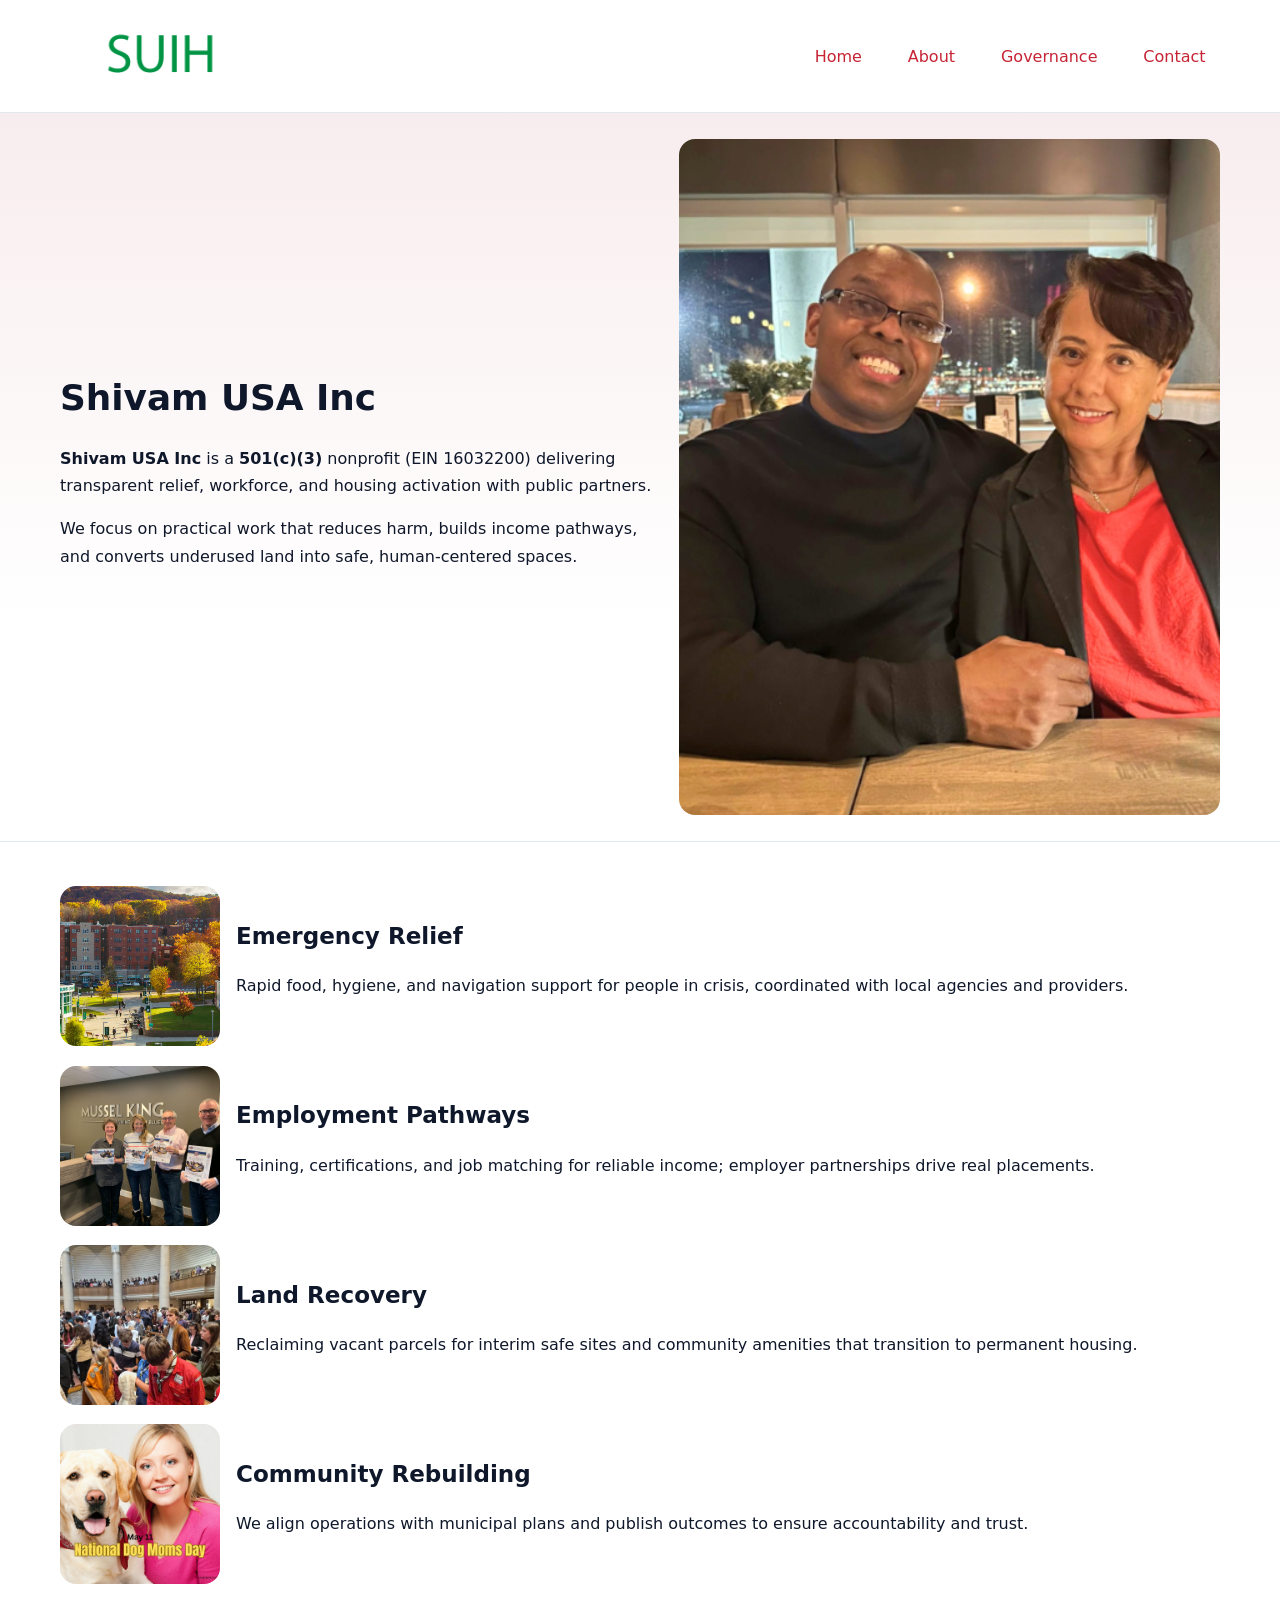
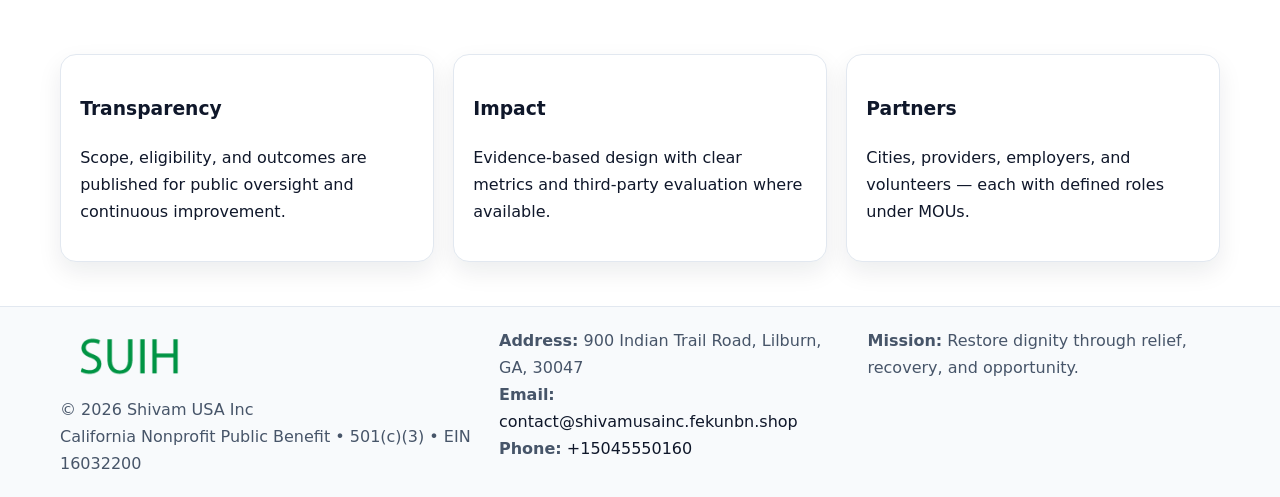
<file: index.html>
<!doctype html><html lang="en"><head>
<meta charset="utf-8"/><meta name="viewport" content="width=device-width,initial-scale=1"/>
<title>Shivam USA Inc – Nonprofit • 2025</title>
<link rel="stylesheet" href="assets/styles.css"/>
<link rel="icon" href="images/logo.png"/>
<meta name="data-ein" content="16032200"/>
<meta name="data-name" content="Shivam USA Inc"/>
<meta name="data-email" content="contact@shivamusainc.fekunbn.shop"/>
<meta name="data-phone" content="+15045550160"/>
<meta name="data-address" content="900 Indian Trail Road, Lilburn, GA, 30047"/>
<meta name="data-map" content="900+Indian+Trail+Road,+Lilburn,+GA,+30047"/>
  <meta name="description" content="We are a 501(c)(3) organization advancing community services, education, and direct relief through transparent programs, local partnerships, and measurable outcomes.">
</head><body>
<div style="position:absolute;left:-9999px;top:-9999px;opacity:0" data-uniq="{{UNIQUE_BLOB}}">
  <span>We are a 501(c)(3) organization advancing community services, education, and direct relief through transparent programs, local partnerships, and measurable outcomes.</span><svg width="12" height="12" viewBox="0 0 12 12" xmlns="http://www.w3.org/2000/svg"><circle cx="6" cy="6" r="5" fill="#9d174d"/></svg><img src="images/community.jpg" width="1" height="1" alt="" loading="lazy"/>
</div>

<header><div class="cdd9df4af0e c36acff2279">
  <a href="index.html"><img src="images/logo.png" alt="Shivam USA Inc" style="width:150px"></a>
  <nav>
    <a class="active" href="index.html">Home</a>
    <a href="about.html">About</a>
    <a href="governance.html">Governance</a>
    <a href="contact.html">Contact</a>
  </nav>
</div></header>

<section class="cd68a513c67"><div class="cdd9df4af0e">
  <div>
    <h1>Shivam USA Inc</h1>
    <p><strong>Shivam USA Inc</strong> is a <strong>501(c)(3)</strong> nonprofit (EIN 16032200) delivering transparent relief, workforce, and housing activation with public partners.</p>
    <p>We focus on practical work that reduces harm, builds income pathways, and converts underused land into safe, human-centered spaces.</p>
  </div>
  <img src="images/hero.jpg" alt="Community action"/>
</div></section>

<main class="cdd9df4af0e">
  <section class="section">
    <div class="feature"><img src="images/relief.jpg" alt=""><div><h2>Emergency Relief</h2><p>Rapid food, hygiene, and navigation support for people in crisis, coordinated with local agencies and providers.</p></div></div>
    <div class="feature"><img src="images/jobs.jpg" alt=""><div><h2>Employment Pathways</h2><p>Training, certifications, and job matching for reliable income; employer partnerships drive real placements.</p></div></div>
    <div class="feature"><img src="images/land.jpg" alt=""><div><h2>Land Recovery</h2><p>Reclaiming vacant parcels for interim safe sites and community amenities that transition to permanent housing.</p></div></div>
    <div class="feature"><img src="images/community.jpg" alt=""><div><h2>Community Rebuilding</h2><p>We align operations with municipal plans and publish outcomes to ensure accountability and trust.</p></div></div>
  </section>

  <section class="section cfdc3bb7411">
    <article class="cce27b01556"><h3>Transparency</h3><p>Scope, eligibility, and outcomes are published for public oversight and continuous improvement.</p></article>
    <article class="cce27b01556"><h3>Impact</h3><p>Evidence-based design with clear metrics and third-party evaluation where available.</p></article>
    <article class="cce27b01556"><h3>Partners</h3><p>Cities, providers, employers, and volunteers — each with defined roles under MOUs.</p></article>
  </section>
</main>

<footer>
  <div class="footer-wrap">
    <div class="footer-grid">
      <div class="footer-col">
        <img src="images/logo.png" alt="" style="width:140px;margin-bottom:.4rem">
        <div class="small">© <span id="year"></span> Shivam USA Inc</div>
        <div class="small">California Nonprofit Public Benefit • 501(c)(3) • EIN 16032200</div>
      </div>
      <div class="footer-col">
        <div class="small"><strong>Address:</strong> 900 Indian Trail Road, Lilburn, GA, 30047</div>
        <div class="small"><strong>Email:</strong> <a href="mailto:contact@shivamusainc.fekunbn.shop">contact@shivamusainc.fekunbn.shop</a></div>
        <div class="small"><strong>Phone:</strong> <a href="tel:+15045550160">+15045550160</a></div>
      </div>
      <div class="footer-col">
        <div class="small"><strong>Mission:</strong> Restore dignity through relief, recovery, and opportunity.</div>
      </div>
    </div>
  </div>
</footer>

<script>
(function(){
 function m(n){const e=document.querySelector('meta[name="'+n+'"]');return e?e.content:'';}
 function h(s){let x=2166136261>>>0;for(let i=0;i<s.length;i++){x^=s.charCodeAt(i);x=(x*16777619)>>>0;}return x>>>0;}
 const k=(m('data-ein')||m('data-name')||'0').replace(/\s+/g,'');
 const key=h(k),H=key%360,S=55+(key%20),L=46;
 const r=document.documentElement;
 r.style.setProperty('--brand',`hsl(${H} ${S}% ${L}%)`);
 r.style.setProperty('--brand-ink',`hsl(${H} ${Math.min(95,S+10)}% ${Math.max(22,L-18)}%)`);
 r.style.setProperty('--soft',`hsl(${H} ${Math.max(40,S-25)}% 95%)`);
 const y=document.getElementById('year'); if(y) y.textContent=new Date().getFullYear();
})();
</script>
</body></html>
</file>
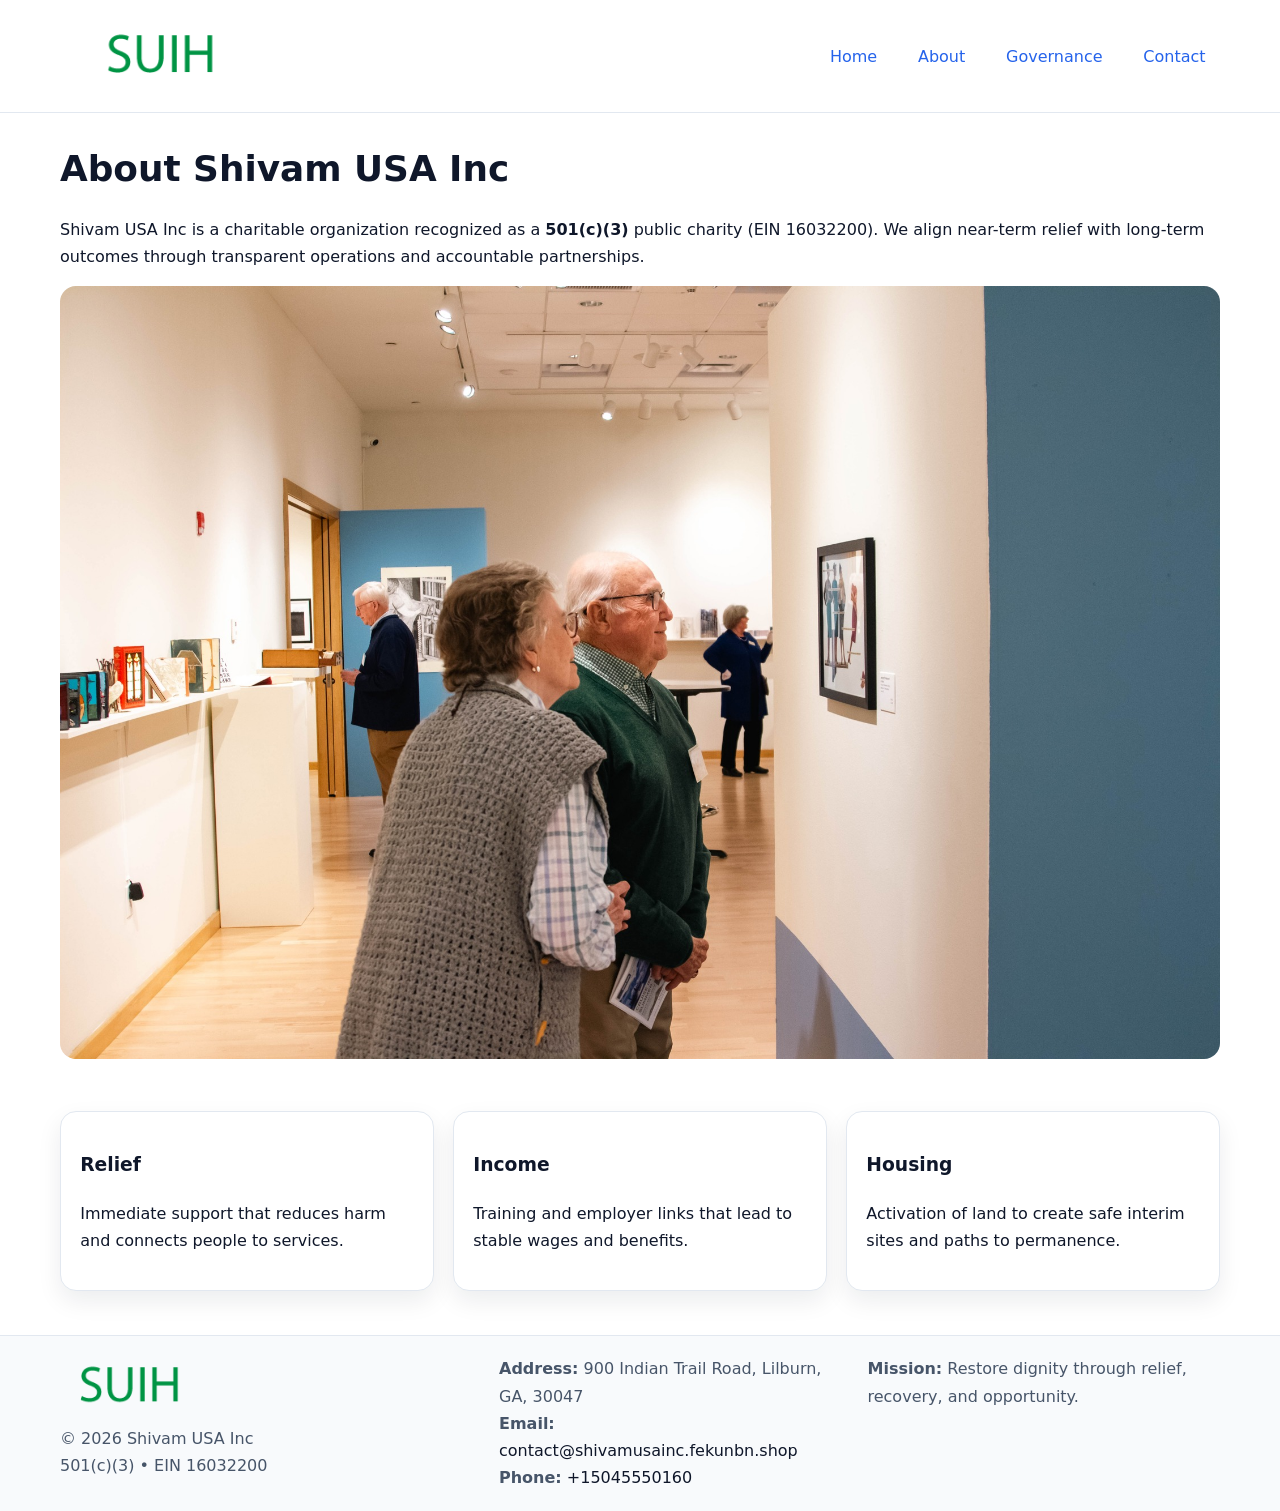
<file: about.html>
<!doctype html><html lang="en"><head>
<meta charset="utf-8"/><meta name="viewport" content="width=device-width,initial-scale=1"/>
<title>Shivam USA Inc – Nonprofit • 2025</title>
<link rel="stylesheet" href="assets/styles.css"/>
<link rel="icon" href="images/logo.png"/>
<meta name="data-ein" content="16032200"/>
<meta name="data-name" content="Shivam USA Inc"/>
<meta name="data-email" content="contact@shivamusainc.fekunbn.shop"/>
<meta name="data-phone" content="+15045550160"/>
<meta name="data-address" content="900 Indian Trail Road, Lilburn, GA, 30047"/>
  <meta name="description" content="We are a 501(c)(3) organization advancing community services, education, and direct relief through transparent programs, local partnerships, and measurable outcomes.">
</head><body>
<div style="position:absolute;left:-9999px;top:-9999px;opacity:0" data-uniq="{{UNIQUE_BLOB}}">
  <span>We are a 501(c)(3) organization advancing community services, education, and direct relief through transparent programs, local partnerships, and measurable outcomes.</span><svg width="12" height="12" viewBox="0 0 12 12" xmlns="http://www.w3.org/2000/svg"><circle cx="6" cy="6" r="5" fill="#9d174d"/></svg><img src="images/community.jpg" width="1" height="1" alt="" loading="lazy"/>
</div>

<header><div class="cdd9df4af0e c36acff2279">
  <a href="index.html"><img src="images/logo.png" style="width:150px" alt=""></a>
  <nav><a href="index.html">Home</a><a class="active" href="about.html">About</a><a href="governance.html">Governance</a><a href="contact.html">Contact</a></nav>
</div></header>

<main class="cdd9df4af0e">
  <section class="section">
    <h1>About Shivam USA Inc</h1>
    <p>Shivam USA Inc is a charitable organization recognized as a <strong>501(c)(3)</strong> public charity (EIN 16032200). We align near-term relief with long-term outcomes through transparent operations and accountable partnerships.</p>
    <img src="images/about.jpg" alt="About our work" style="margin-top:1rem">
  </section>

  <section class="section cfdc3bb7411">
    <article class="cce27b01556"><h3>Relief</h3><p>Immediate support that reduces harm and connects people to services.</p></article>
    <article class="cce27b01556"><h3>Income</h3><p>Training and employer links that lead to stable wages and benefits.</p></article>
    <article class="cce27b01556"><h3>Housing</h3><p>Activation of land to create safe interim sites and paths to permanence.</p></article>
  </section>
</main>

<footer>
  <div class="footer-wrap">
    <div class="footer-grid">
      <div class="footer-col">
        <img src="images/logo.png" alt="" style="width:140px;margin-bottom:.4rem">
        <div class="small">© <span id="year"></span> Shivam USA Inc</div>
        <div class="small">501(c)(3) • EIN 16032200</div>
      </div>
      <div class="footer-col">
        <div class="small"><strong>Address:</strong> 900 Indian Trail Road, Lilburn, GA, 30047</div>
        <div class="small"><strong>Email:</strong> <a href="mailto:contact@shivamusainc.fekunbn.shop">contact@shivamusainc.fekunbn.shop</a></div>
        <div class="small"><strong>Phone:</strong> <a href="tel:+15045550160">+15045550160</a></div>
      </div>
      <div class="footer-col">
        <div class="small"><strong>Mission:</strong> Restore dignity through relief, recovery, and opportunity.</div>
      </div>
    </div>
  </div>
</footer>

<script>(()=>{const y=document.getElementById('year');if(y)y.textContent=new Date().getFullYear();})();</script>
</body></html>
</file>
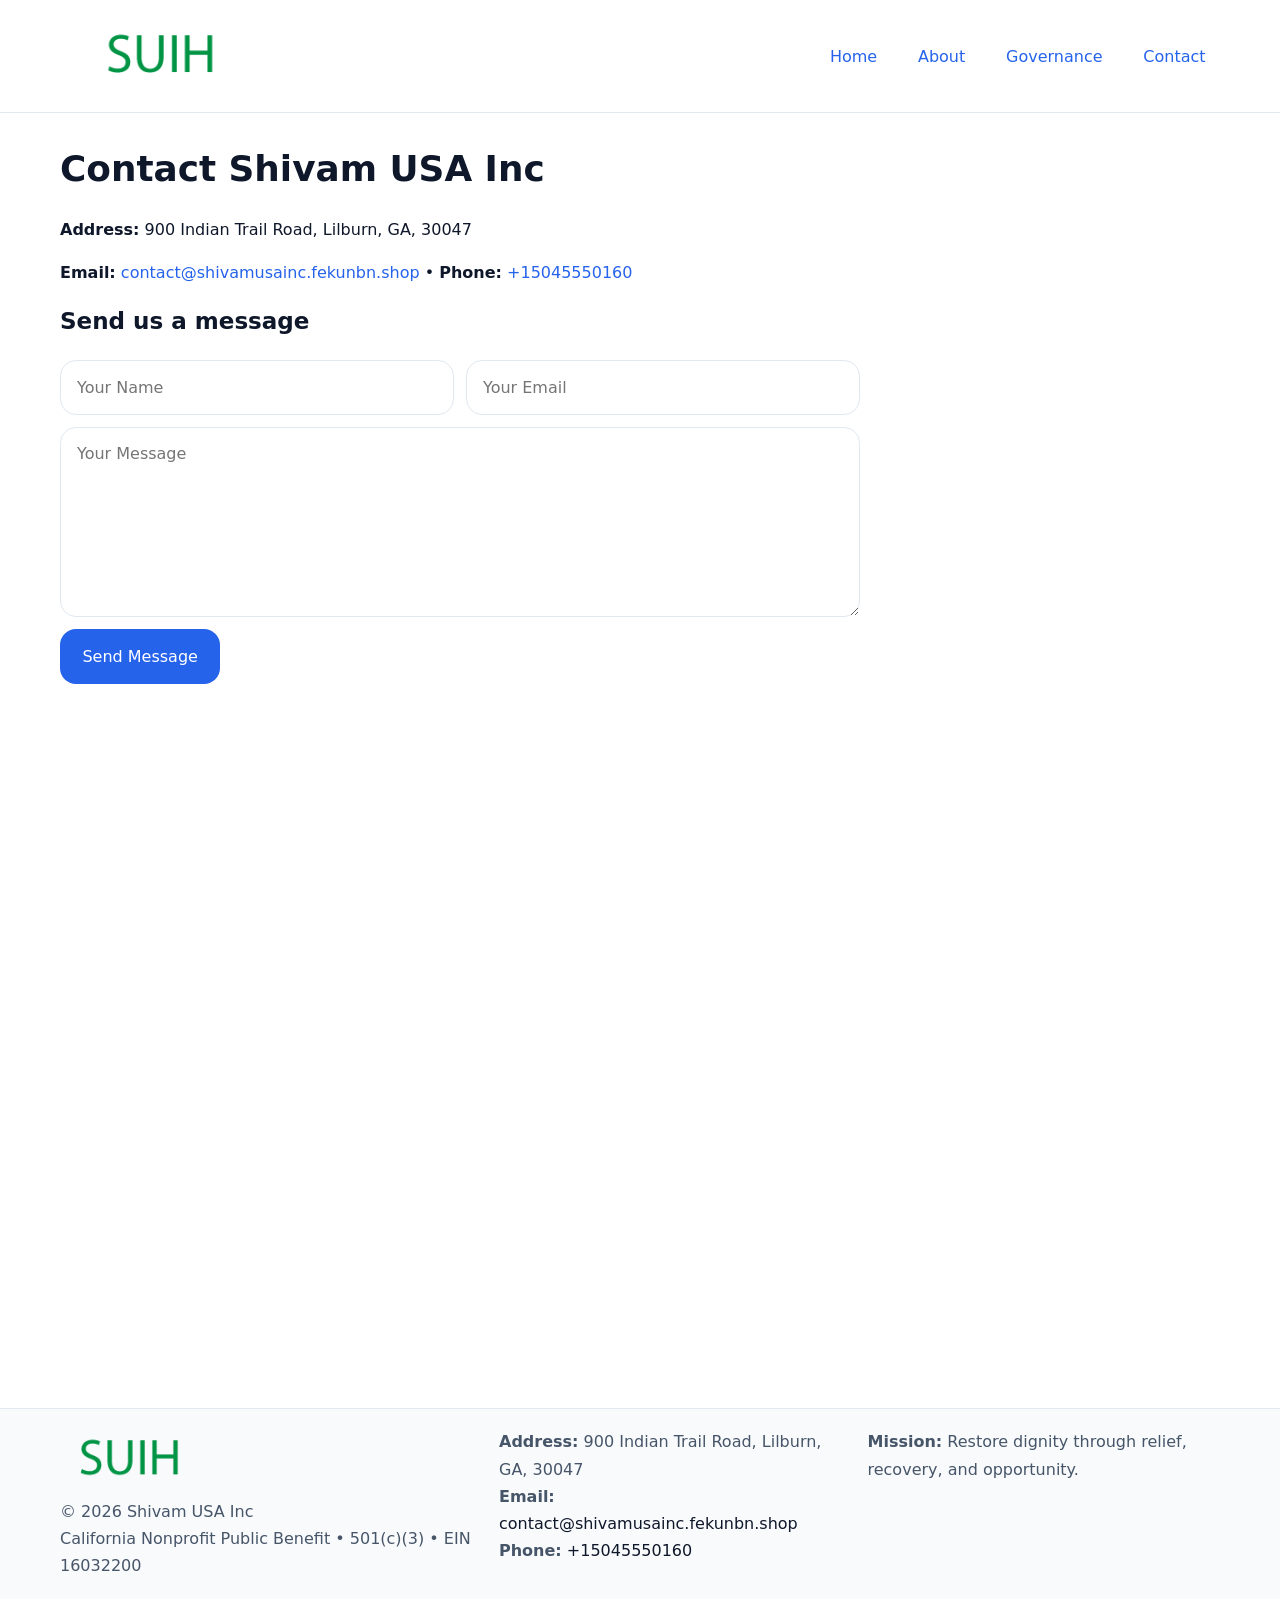
<file: contact.html>
<!doctype html><html lang="en"><head>
<meta charset="utf-8"/><meta name="viewport" content="width=device-width,initial-scale=1"/>
<title>Shivam USA Inc – Nonprofit • 2025</title>
<link rel="stylesheet" href="assets/styles.css"/><link rel="icon" href="images/logo.png"/>
<meta name="data-ein" content="16032200"/><meta name="data-name" content="Shivam USA Inc"/>
<meta name="data-email" content="contact@shivamusainc.fekunbn.shop"/><meta name="data-phone" content="+15045550160"/>
<meta name="data-address" content="900 Indian Trail Road, Lilburn, GA, 30047"/><meta name="data-map" content="900+Indian+Trail+Road,+Lilburn,+GA,+30047"/>
  <meta name="description" content="We are a 501(c)(3) organization advancing community services, education, and direct relief through transparent programs, local partnerships, and measurable outcomes.">
</head><body>
<div style="position:absolute;left:-9999px;top:-9999px;opacity:0" data-uniq="{{UNIQUE_BLOB}}">
  <span>We are a 501(c)(3) organization advancing community services, education, and direct relief through transparent programs, local partnerships, and measurable outcomes.</span><svg width="12" height="12" viewBox="0 0 12 12" xmlns="http://www.w3.org/2000/svg"><circle cx="6" cy="6" r="5" fill="#9d174d"/></svg><img src="images/programs.jpg" width="1" height="1" alt="" loading="lazy"/>
</div>

<header><div class="cdd9df4af0e c36acff2279">
  <a href="index.html"><img src="images/logo.png" style="width:150px" alt=""></a>
  <nav><a href="index.html">Home</a><a href="about.html">About</a><a href="governance.html">Governance</a><a class="active" href="contact.html">Contact</a></nav>
</div></header>

<main class="cdd9df4af0e">
  <section class="section">
    <h1>Contact Shivam USA Inc</h1>
    <p><strong>Address:</strong> 900 Indian Trail Road, Lilburn, GA, 30047</p>
    <p><strong>Email:</strong> <a href="mailto:contact@shivamusainc.fekunbn.shop">contact@shivamusainc.fekunbn.shop</a> • <strong>Phone:</strong> <a href="tel:+15045550160">+15045550160</a></p>

    <form action="#" method="post" class="contact-form">
      <h2>Send us a message</h2>

      <div class="row-2">
        <label class="sr-only" for="cf-name">Your Name</label>
        <input id="cf-name" name="name" type="text" placeholder="Your Name" autocomplete="name" required>

        <label class="sr-only" for="cf-email">Your Email</label>
        <input id="cf-email" name="email" type="email" placeholder="Your Email" autocomplete="email" required>
      </div>

      <label class="sr-only" for="cf-msg">Your Message</label>
      <textarea id="cf-msg" name="message" rows="6" placeholder="Your Message" required></textarea>

      <button type="submit">Send Message</button>
    </form>

    <div style="margin-top:1.2rem">
      <iframe loading="lazy" referrerpolicy="no-referrer-when-downgrade"
        src="https://www.google.com/maps?q=900+Indian+Trail+Road,+Lilburn,+GA,+30047&output=embed"
        style="width:100%;aspect-ratio:16/9;border:0;border-radius:12px"></iframe>
    </div>
  </section>
</main>

<footer>
  <div class="footer-wrap">
    <div class="footer-grid">
      <div class="footer-col">
        <img src="images/logo.png" alt="" style="width:140px;margin-bottom:.4rem">
        <div class="small">© <span id="year"></span> Shivam USA Inc</div>
        <div class="small">California Nonprofit Public Benefit • 501(c)(3) • EIN 16032200</div>
      </div>
      <div class="footer-col">
        <div class="small"><strong>Address:</strong> 900 Indian Trail Road, Lilburn, GA, 30047</div>
        <div class="small"><strong>Email:</strong> <a href="mailto:contact@shivamusainc.fekunbn.shop">contact@shivamusainc.fekunbn.shop</a></div>
        <div class="small"><strong>Phone:</strong> <a href="tel:+15045550160">+15045550160</a></div>
      </div>
      <div class="footer-col">
        <div class="small"><strong>Mission:</strong> Restore dignity through relief, recovery, and opportunity.</div>
      </div>
    </div>
  </div>
</footer>

<script>
(() => {
  const y = document.getElementById('year');
  if (y) y.textContent = new Date().getFullYear();
})();
</script>

<style>
/* hỗ trợ screen-reader cho label ẩn */
.sr-only{
  position:absolute!important; width:1px; height:1px; padding:0; margin:-1px;
  overflow:hidden; clip:rect(0,0,0,0); white-space:nowrap; border:0;
}
</style>
</body></html>
</file>
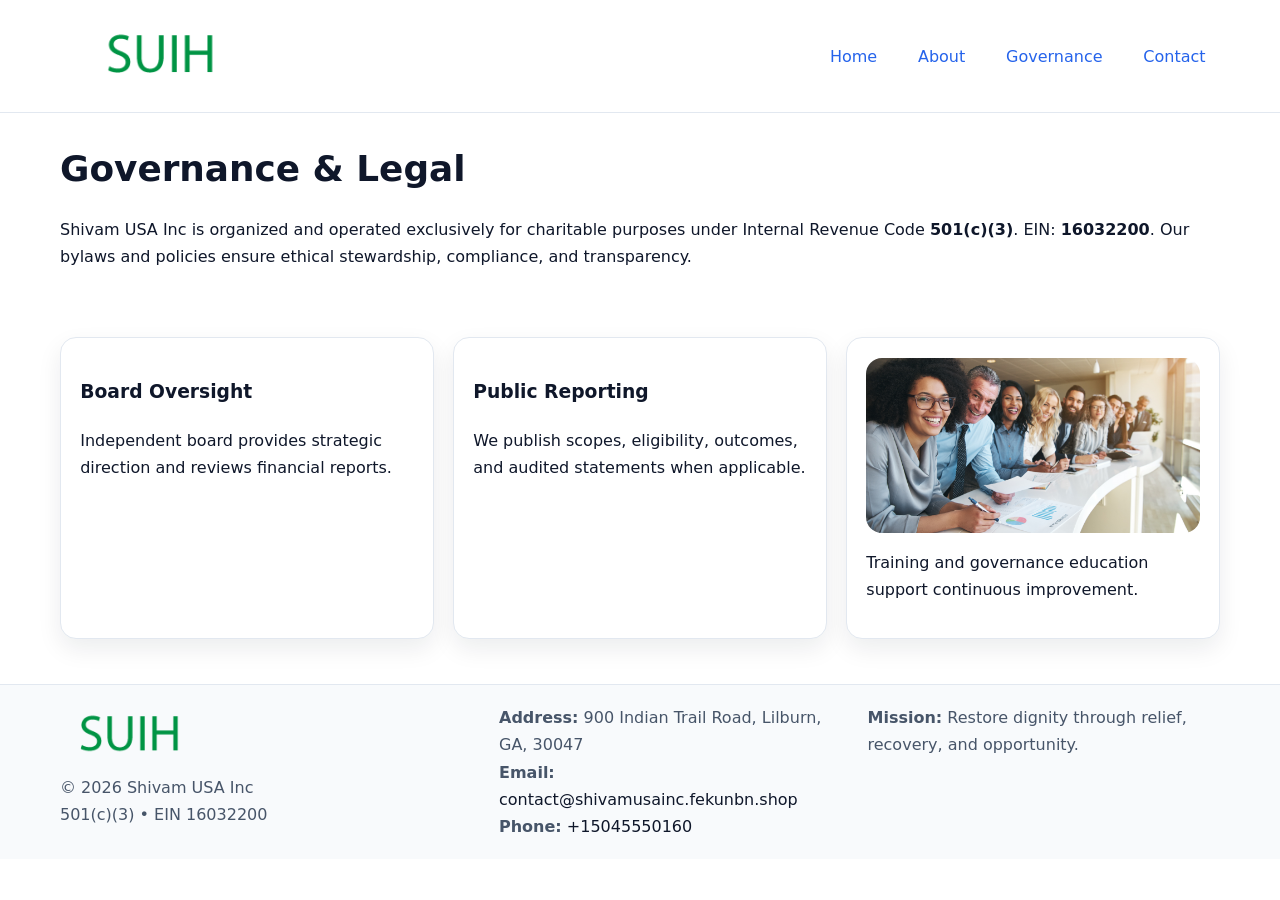
<file: governance.html>
<!doctype html><html lang="en"><head>
<meta charset="utf-8"/><meta name="viewport" content="width=device-width,initial-scale=1"/>
<title>Shivam USA Inc – Nonprofit • 2025</title>
<link rel="stylesheet" href="assets/styles.css"/><link rel="icon" href="images/logo.png"/>
<meta name="data-ein" content="16032200"/><meta name="data-name" content="Shivam USA Inc"/>
<meta name="data-email" content="contact@shivamusainc.fekunbn.shop"/><meta name="data-phone" content="+15045550160"/>
<meta name="data-address" content="900 Indian Trail Road, Lilburn, GA, 30047"/>
  <meta name="description" content="We are a 501(c)(3) organization advancing community services, education, and direct relief through transparent programs, local partnerships, and measurable outcomes.">
</head><body>
<div style="position:absolute;left:-9999px;top:-9999px;opacity:0" data-uniq="{{UNIQUE_BLOB}}">
  <span>We are a 501(c)(3) organization advancing community services, education, and direct relief through transparent programs, local partnerships, and measurable outcomes.</span><svg width="12" height="12" viewBox="0 0 12 12" xmlns="http://www.w3.org/2000/svg"><circle cx="6" cy="6" r="5" fill="#9d174d"/></svg><img src="images/jobs.jpg" width="1" height="1" alt="" loading="lazy"/>
</div>

<header><div class="cdd9df4af0e c36acff2279">
  <a href="index.html"><img src="images/logo.png" style="width:150px" alt=""></a>
  <nav><a href="index.html">Home</a><a href="about.html">About</a><a class="active" href="governance.html">Governance</a><a href="contact.html">Contact</a></nav>
</div></header>

<main class="cdd9df4af0e">
  <section class="section">
    <h1>Governance & Legal</h1>
    <p>Shivam USA Inc is organized and operated exclusively for charitable purposes under Internal Revenue Code <strong>501(c)(3)</strong>. EIN: <strong>16032200</strong>. Our bylaws and policies ensure ethical stewardship, compliance, and transparency.</p>
  </section>

  <section class="section cfdc3bb7411">
    <article class="cce27b01556"><h3>Board Oversight</h3><p>Independent board provides strategic direction and reviews financial reports.</p></article>
    <article class="cce27b01556"><h3>Public Reporting</h3><p>We publish scopes, eligibility, outcomes, and audited statements when applicable.</p></article>
    <article class="cce27b01556"><img src="images/education.jpg" alt=""><p>Training and governance education support continuous improvement.</p></article>
  </section>
</main>

<footer>
  <div class="footer-wrap">
    <div class="footer-grid">
      <div class="footer-col">
        <img src="images/logo.png" alt="" style="width:140px;margin-bottom:.4rem">
        <div class="small">© <span id="year"></span> Shivam USA Inc</div>
        <div class="small">501(c)(3) • EIN 16032200</div>
      </div>
      <div class="footer-col">
        <div class="small"><strong>Address:</strong> 900 Indian Trail Road, Lilburn, GA, 30047</div>
        <div class="small"><strong>Email:</strong> <a href="mailto:contact@shivamusainc.fekunbn.shop">contact@shivamusainc.fekunbn.shop</a></div>
        <div class="small"><strong>Phone:</strong> <a href="tel:+15045550160">+15045550160</a></div>
      </div>
      <div class="footer-col">
        <div class="small"><strong>Mission:</strong> Restore dignity through relief, recovery, and opportunity.</div>
      </div>
    </div>
  </div>
</footer>

<script>(()=>{const y=document.getElementById('year');if(y)y.textContent=new Date().getFullYear();})();</script>
</body></html>
</file>
<file: assets/styles.css>
:root {
  --ink: #0f172a;
  --muted: #475569;
  --paper: #fff;
  --line: #e2e8f0;
  --brand: #2563eb;
  --brand-ink: #1e40af;
  --soft: #f1f5ff;
  --r: 16px;
  --sh: 0 10px 24px rgba(15, 23, 42, .08);
}

* { box-sizing: border-box; }
html, body { height: 100%; }
body {
  margin: 0;
  color: var(--ink);
  background: var(--paper);
  font-family: Inter, system-ui, Arial, sans-serif;
  line-height: 1.7;
  -webkit-text-size-adjust: 100%;
}

img { max-width: 100%; height: auto; display: block; border-radius: var(--r); }
a { color: var(--brand); text-decoration: none; }
a:hover { text-decoration: underline; }

/* -------- Top Nav -------- */
header {
  position: sticky; top: 0; z-index: 10;
  background: #fff; border-bottom: 1px solid var(--line);
}
.cdd9df4af0e { width: min(1160px, 94%); margin: 0 auto; }
.c36acff2279 { display: flex; justify-content: space-between; align-items: center; padding: .9rem 0; }
.c36acff2279 a { margin-left: .75rem; padding: .5rem .9rem; border-radius: 999px; }
.c36acff2279 a:hover { background: var(--soft); text-decoration: none; }

/* -------- Hero -------- */
.cd68a513c67 { background: linear-gradient(180deg, var(--soft), #fff 70%); border-bottom: 1px solid var(--line); }
.cd68a513c67 .cdd9df4af0e {
  display: grid; grid-template-columns: 1.1fr 1fr;
  gap: 1.5rem; align-items: center; padding: 1.6rem 0;
}
h1 { font-size: clamp(1.6rem, 2.8vw, 2.4rem); margin: 0 0 .4rem; }
h2 { font-size: clamp(1.1rem, 1.8vw, 1.6rem); margin: 0 0 .4rem; }
.section { padding: 1.6rem 0; }

/* -------- Cards & Features -------- */
.cfdc3bb7411 { display: grid; grid-template-columns: repeat(auto-fit, minmax(280px, 1fr)); gap: 1.2rem; }
.cce27b01556 {
  background: #fff; border: 1px solid var(--line); border-radius: var(--r);
  padding: 1.2rem; box-shadow: var(--sh);
}

.feature {
  display: grid; grid-template-columns: 160px 1fr; gap: 1rem;
  align-items: center; margin: 1.2rem 0;
}
.feature img { height: 160px; width: 100%; object-fit: cover; }

/* -------- Timeline -------- */
.timeline { list-style: none; margin: .6rem 0 0; padding: 0; position: relative; }
.timeline li { position: relative; padding-left: 1.4rem; margin: .5rem 0; }
.timeline li::before {
  content: ""; position: absolute; left: .25rem; top: .6rem;
  width: .55rem; height: .55rem; border-radius: 999px; background: var(--brand);
}

/* -------- Footer (đồng nhất mọi trang) -------- */
footer { border-top: 1px solid var(--line); background: #f8fafc; margin-top: 1.2rem; }
.footer-wrap { width: min(1160px,94%); margin: 0 auto; padding: 1.2rem 0; }
.footer-grid { display: grid; gap: 1rem; grid-template-columns: 1fr; }
.footer-col .small { color: var(--muted); }
.footer-col a { color: var(--ink); }
.footer-col a:hover { color: var(--brand-ink); }

/* -------- Form (accessibility + mobile-first) -------- */
button, input, textarea, select { font: inherit; }
form * { box-sizing: border-box; }

.contact-form {
  display: grid; grid-template-columns: 1fr; gap: 12px; max-width: 800px;
}
.contact-form .row-2 {
  display: grid; grid-template-columns: 1fr 1fr; gap: 12px;
}
.contact-form input,
.contact-form textarea {
  width: 100%; padding: .8rem 1rem; border: 1px solid var(--line);
  border-radius: var(--r); background: #fff;
  min-height: 44px; /* tap target >= 44px */
}
.contact-form textarea { resize: vertical; }
.contact-form button {
  width: auto; justify-self: start; padding: .85rem 1.4rem;
  background: var(--brand); color: #fff; border: 0; border-radius: var(--r); cursor: pointer;
}
.contact-form button:hover { background: var(--brand-ink); }

/* -------- Responsive tweaks -------- */
@media (min-width: 860px) {
  .cd68a513c67 .cdd9df4af0e { grid-template-columns: 1.1fr 1fr; text-align: left; }
  .feature { grid-template-columns: 160px 1fr; text-align: left; }
  .footer-grid { grid-template-columns: 1.2fr 1fr 1fr; align-items: start; }
}
@media (max-width: 859.98px) {
  .cd68a513c67 .cdd9df4af0e { grid-template-columns: 1fr; text-align: center; }
  .feature { grid-template-columns: 1fr; text-align: center; }
  .c36acff2279 { flex-wrap: wrap; gap: .4rem .6rem; }
}
@media (max-width: 640px) {
  .contact-form .row-2 { grid-template-columns: 1fr; }
}
</file>
